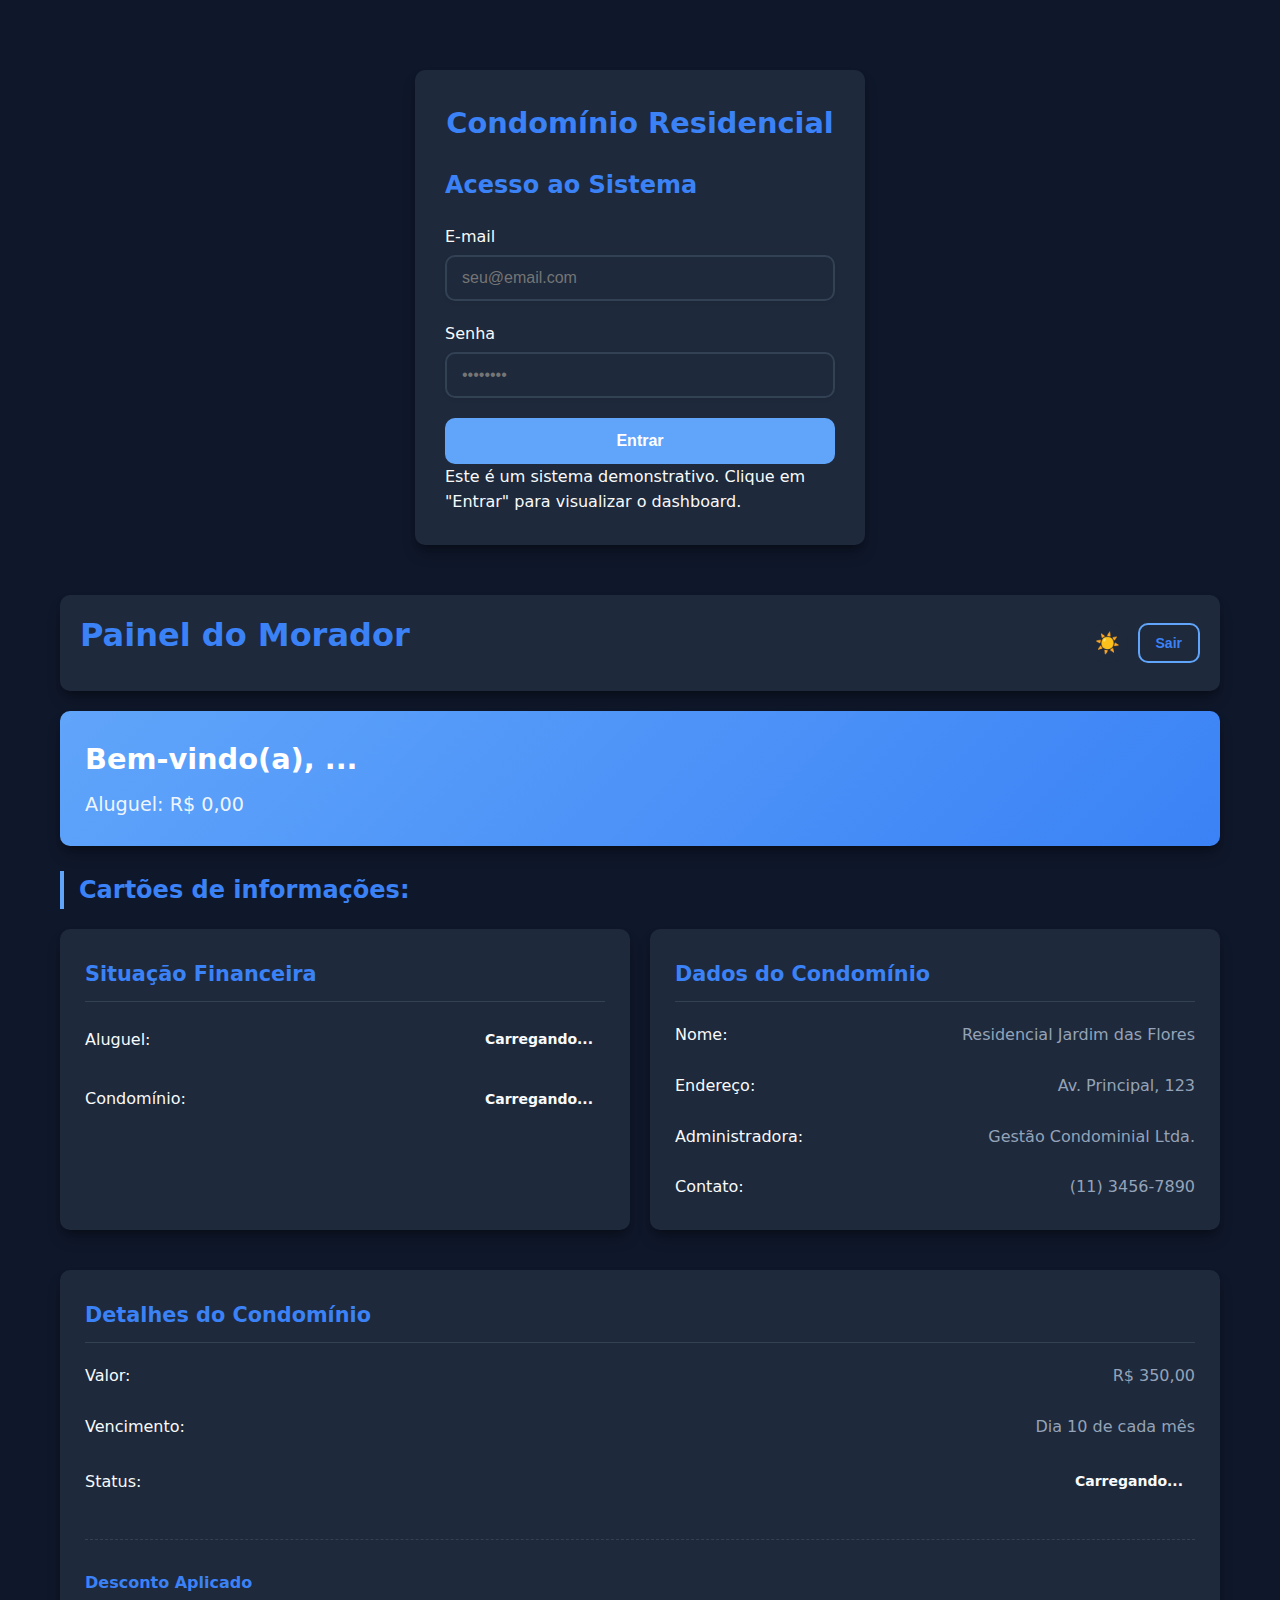
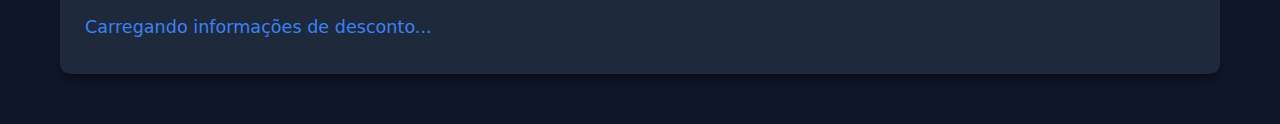
<file: index.html>
<!DOCTYPE html>
<html lang="pt-BR" class="dark">
<head>
    <meta charset="UTF-8">
    <meta name="viewport" content="width=device-width, initial-scale=1.0">
    <title>Gerenciamento de Condomínio</title>
    <link rel="stylesheet" href="css/style.css">
</head>
<body>
    <div class="container">
        <!-- Tela de Login -->
        <div id="login-screen" class="screen active">
            <div class="login-container">
                <h1>Condomínio Residencial</h1>
                <div class="login-form">
                    <h2>Acesso ao Sistema</h2>
                    <div class="input-group">
                        <label for="email">E-mail</label>
                        <input type="email" id="email" placeholder="seu@email.com">
                    </div>
                    <div class="input-group">
                        <label for="password">Senha</label>
                        <input type="password" id="password" placeholder="••••••••">
                    </div>
                    <button id="login-button" class="primary-button">Entrar</button>
                    <p class="help-text">Este é um sistema demonstrativo. Clique em "Entrar" para visualizar o dashboard.</p>
                </div>
            </div>
        </div>

        <!-- Dashboard -->
        <div id="dashboard-screen" class="screen">
            <header class="dashboard-header">
                <div class="header-content">
                    <h1>Painel do Morador</h1>
                    <div class="header-actions">
                        <button id="theme-toggle" class="icon-button">
                            <span id="theme-icon">🌙</span>
                        </button>
                        <button id="logout-button" class="secondary-button">Sair</button>
                    </div>
                </div>
            </header>
            
            <div class="welcome-banner">
                <div class="welcome-text">
                    <h2 id="welcome-name">Bem-vindo(a), ...</h2>
                    <p id="welcome-rent">Aluguel: R$ 0,00</p>
                </div>
            </div>
            
            <section class="info-section">
                <h2 class="section-title">Cartões de informações:</h2>
                
                <div class="info-row">
                    <div class="info-block financial-status">
                        <h3>Situação Financeira</h3>
                        <div class="info-content">
                            <div id="rent-status" class="status-item">
                                <span class="label">Aluguel:</span>
                                <span class="status-badge">Carregando...</span>
                            </div>
                            <div id="condominium-status" class="status-item">
                                <span class="label">Condomínio:</span>
                                <span class="status-badge">Carregando...</span>
                            </div>
                        </div>
                    </div>
                    
                    <div class="info-block condominium-info">
                        <h3>Dados do Condomínio</h3>
                        <div class="info-content">
                            <div class="info-item">
                                <span class="label">Nome:</span>
                                <span class="value">Residencial Jardim das Flores</span>
                            </div>
                            <div class="info-item">
                                <span class="label">Endereço:</span>
                                <span class="value">Av. Principal, 123</span>
                            </div>
                            <div class="info-item">
                                <span class="label">Administradora:</span>
                                <span class="value">Gestão Condominial Ltda.</span>
                            </div>
                            <div class="info-item">
                                <span class="label">Contato:</span>
                                <span class="value">(11) 3456-7890</span>
                            </div>
                        </div>
                    </div>
                </div>
                
                <div class="info-block condominium-details">
                    <h3>Detalhes do Condomínio</h3>
                    <div class="info-content">
                        <div class="info-item">
                            <span class="label">Valor:</span>
                            <span class="value">R$ 350,00</span>
                        </div>
                        <div class="info-item">
                            <span class="label">Vencimento:</span>
                            <span class="value">Dia 10 de cada mês</span>
                        </div>
                        <div id="condominium-payment-status" class="status-item">
                            <span class="label">Status:</span>
                            <span class="status-badge">Carregando...</span>
                        </div>
                        <div class="discount-section">
                            <h4>Desconto Aplicado</h4>
                            <p id="discount-text" class="discount-value">Carregando informações de desconto...</p>
                        </div>
                    </div>
                </div>
            </section>
        </div>
    </div>

    <script src="scripts/main.js"></script>
</body>
</html>
</file>
<file: css/style.css>
/* Variáveis CSS - Tema Claro */
:root {
    --background: #f8fafc;
    --foreground: #334155;
    --primary-color: #3b82f6;
    --primary-dark: #2563eb;
    --secondary-color: #f1f5f9;
    --card-bg: #ffffff;
    --light-text: #64748b;
    --success-color: #22c55e;
    --warning-color: #f59e0b;
    --danger-color: #ef4444;
    --border-color: #e2e8f0;
    --border-radius: 10px;
    --box-shadow: 0 10px 15px -3px rgba(0, 0, 0, 0.1), 0 4px 6px -2px rgba(0, 0, 0, 0.05);
    --transition: all 0.3s cubic-bezier(0.4, 0, 0.2, 1);
}

/* Variáveis CSS - Tema Escuro */
.dark {
    --background: #0f172a;
    --foreground: #f8fafc;
    --primary-color: #60a5fa;
    --primary-dark: #3b82f6;
    --secondary-color: #1e293b;
    --card-bg: #1e293b;
    --light-text: #94a3b8;
    --success-color: #4ade80;
    --warning-color: #fbbf24;
    --danger-color: #f87171;
    --border-color: #334155;
    --box-shadow: 0 10px 15px -3px rgba(0, 0, 0, 0.3), 0 4px 6px -2px rgba(0, 0, 0, 0.2);
}

/* Reset e Estilos Básicos */
* {
    margin: 0;
    padding: 0;
    box-sizing: border-box;
}

html, body {
    height: 100%;
    scroll-behavior: smooth;
}

body {
    font-family: 'Segoe UI', system-ui, -apple-system, BlinkMacSystemFont, sans-serif;
    line-height: 1.6;
    color: var(--foreground);
    background-color: var(--background);
    min-height: 100vh;
    transition: background-color 0.5s ease, color 0.5s ease;
}

.container {
    max-width: 1200px;
    margin: 0 auto;
    padding: 20px;
}

h1, h2, h3, h4 {
    margin-bottom: 15px;
    color: var(--primary-dark);
    transition: color 0.3s ease;
}

h4 {
    font-size: 1rem;
    margin-bottom: 10px;
    margin-top: 15px;
}

/* Tela de Login */
.login-container {
    max-width: 450px;
    margin: 50px auto;
    background-color: var(--card-bg);
    border-radius: var(--border-radius);
    box-shadow: var(--box-shadow);
    padding: 30px;
    transition: all 0.4s ease;
    transform: translateY(0);
    animation: fadeIn 0.6s ease-out;
}

@keyframes fadeIn {
    from {
        opacity: 0;
        transform: translateY(20px);
    }
    to {
        opacity: 1;
        transform: translateY(0);
    }
}

.logo-container {
    text-align: center;
    margin-bottom: 25px;
}

.logo {
    width: 80px;
    height: 80px;
    margin-bottom: 15px;
    transition: transform 0.3s ease;
}

.logo:hover {
    transform: scale(1.05);
}

.login-container h1 {
    text-align: center;
    margin-bottom: 20px;
    font-size: 1.8rem;
}

.login-form h2 {
    font-size: 1.5rem;
    margin-bottom: 20px;
}

.input-group {
    margin-bottom: 20px;
    position: relative;
}

.input-group label {
    display: block;
    margin-bottom: 5px;
    font-weight: 500;
    transition: color 0.2s ease;
}

.input-group input {
    width: 100%;
    padding: 12px 15px;
    border: 2px solid var(--border-color);
    border-radius: var(--border-radius);
    font-size: 16px;
    transition: var(--transition);
    background-color: var(--secondary-color);
    color: var(--foreground);
    box-shadow: 0 2px 4px rgba(0, 0, 0, 0.05);
}

.input-group input:focus {
    outline: none;
    border-color: var(--primary-color);
    box-shadow: 0 0 0 3px rgba(59, 130, 246, 0.25);
    transform: translateY(-2px);
}

.toggle-password {
    position: absolute;
    right: 10px;
    top: 38px;
    background: none;
    border: none;
    cursor: pointer;
    font-size: 18px;
    color: var(--light-text);
    transition: color 0.2s ease;
}

.toggle-password:hover {
    color: var(--primary-color);
}

.error-message {
    background-color: rgba(239, 68, 68, 0.1);
    color: var(--danger-color);
    padding: 12px;
    border-radius: var(--border-radius);
    margin-bottom: 15px;
    font-size: 14px;
    text-align: center;
    animation: shake 0.5s cubic-bezier(.36,.07,.19,.97) both;
}

@keyframes shake {
    10%, 90% {
        transform: translate3d(-1px, 0, 0);
    }
    20%, 80% {
        transform: translate3d(2px, 0, 0);
    }
    30%, 50%, 70% {
        transform: translate3d(-3px, 0, 0);
    }
    40%, 60% {
        transform: translate3d(3px, 0, 0);
    }
}

.hidden {
    display: none;
}

.primary-button {
    width: 100%;
    padding: 14px;
    background-color: var(--primary-color);
    color: white;
    border: none;
    border-radius: var(--border-radius);
    font-size: 16px;
    font-weight: 600;
    cursor: pointer;
    transition: var(--transition);
    display: flex;
    justify-content: center;
    align-items: center;
    gap: 8px;
    position: relative;
    overflow: hidden;
}

.primary-button:hover {
    background-color: var(--primary-dark);
    transform: translateY(-2px);
    box-shadow: 0 4px 12px rgba(37, 99, 235, 0.3);
}

.primary-button:active {
    transform: translateY(0);
}

.primary-button::after {
    content: '';
    position: absolute;
    width: 100%;
    height: 100%;
    top: 0;
    left: 0;
    pointer-events: none;
    background-image: radial-gradient(circle, rgba(255, 255, 255, 0.3) 10%, transparent 10.01%);
    background-repeat: no-repeat;
    background-position: 50%;
    transform: scale(10, 10);
    opacity: 0;
    transition: transform 0.4s, opacity 0.8s;
}

.primary-button:active::after {
    transform: scale(0, 0);
    opacity: 0.3;
    transition: 0s;
}

.button-icon {
    font-size: 18px;
}

.login-options {
    display: flex;
    justify-content: space-between;
    align-items: center;
    margin-top: 15px;
    font-size: 14px;
}

.remember-me {
    display: flex;
    align-items: center;
    gap: 5px;
}

.forgot-password {
    color: var(--primary-color);
    text-decoration: none;
    transition: var(--transition);
    position: relative;
}

.forgot-password::after {
    content: '';
    position: absolute;
    width: 100%;
    height: 1px;
    bottom: 0;
    left: 0;
    background-color: var(--primary-color);
    transform: scaleX(0);
    transform-origin: bottom right;
    transition: transform 0.3s ease-out;
}

.forgot-password:hover::after {
    transform: scaleX(1);
    transform-origin: bottom left;
}

.login-footer {
    margin-top: 30px;
    text-align: center;
    font-size: 12px;
    color: var(--light-text);
}

/* Dashboard */
.dashboard-header {
    margin-bottom: 20px;
    background-color: var(--card-bg);
    border-radius: var(--border-radius);
    box-shadow: var(--box-shadow);
    padding: 15px 20px;
    transition: all 0.3s ease;
    animation: slideDown 0.5s ease-out;
}

@keyframes slideDown {
    from {
        opacity: 0;
        transform: translateY(-20px);
    }
    to {
        opacity: 1;
        transform: translateY(0);
    }
}

.header-content {
    display: flex;
    justify-content: space-between;
    align-items: center;
}

.logo-header {
    display: flex;
    align-items: center;
    gap: 15px;
}

.header-logo {
    width: 40px;
    height: 40px;
    transition: transform 0.3s ease;
}

.header-logo:hover {
    transform: rotate(5deg) scale(1.1);
}

.header-actions {
    display: flex;
    align-items: center;
    gap: 10px;
}

.icon-button {
    background: none;
    border: none;
    font-size: 20px;
    cursor: pointer;
    padding: 5px;
    border-radius: 50%;
    display: flex;
    align-items: center;
    justify-content: center;
    transition: var(--transition);
    background-color: var(--secondary-color);
    width: 40px;
    height: 40px;
    position: relative;
    overflow: hidden;
}

.icon-button:hover {
    background-color: var(--primary-color);
    color: white;
    transform: translateY(-2px);
}

.icon-button::after {
    content: '';
    position: absolute;
    width: 100%;
    height: 100%;
    top: 0;
    left: 0;
    pointer-events: none;
    background-image: radial-gradient(circle, rgba(255, 255, 255, 0.3) 10%, transparent 10.01%);
    background-repeat: no-repeat;
    background-position: 50%;
    transform: scale(10, 10);
    opacity: 0;
    transition: transform 0.4s, opacity 0.8s;
}

.icon-button:active::after {
    transform: scale(0, 0);
    opacity: 0.3;
    transition: 0s;
}

.notification-badge {
    position: absolute;
    top: -5px;
    right: -5px;
    background-color: var(--danger-color);
    color: white;
    border-radius: 50%;
    width: 22px;
    height: 22px;
    font-size: 12px;
    display: flex;
    align-items: center;
    justify-content: center;
    transition: transform 0.3s ease;
    animation: pulse 2s infinite;
}

@keyframes pulse {
    0% {
        transform: scale(1);
        box-shadow: 0 0 0 0 rgba(239, 68, 68, 0.7);
    }
    70% {
        transform: scale(1.1);
        box-shadow: 0 0 0 5px rgba(239, 68, 68, 0);
    }
    100% {
        transform: scale(1);
    }
}

.secondary-button {
    padding: 10px 16px;
    background-color: var(--secondary-color);
    color: var(--primary-dark);
    border: 2px solid var(--primary-color);
    border-radius: var(--border-radius);
    font-size: 14px;
    font-weight: 600;
    cursor: pointer;
    transition: var(--transition);
    display: flex;
    align-items: center;
    gap: 8px;
}

.secondary-button:hover {
    background-color: var(--primary-color);
    color: white;
    transform: translateY(-2px);
    box-shadow: 0 4px 8px rgba(37, 99, 235, 0.2);
}

.secondary-button:active {
    transform: translateY(0);
}

/* Welcome Banner */
.welcome-banner {
    background: linear-gradient(135deg, var(--primary-color) 0%, var(--primary-dark) 100%);
    color: white;
    border-radius: var(--border-radius);
    padding: 25px;
    margin-bottom: 25px;
    box-shadow: var(--box-shadow);
    display: flex;
    justify-content: space-between;
    align-items: center;
    transition: transform 0.3s ease, box-shadow 0.3s ease;
    animation: fadeIn 0.6s ease-out 0.2s both;
}

.welcome-banner:hover {
    transform: translateY(-5px);
    box-shadow: 0 15px 30px rgba(0, 0, 0, 0.15);
}

.welcome-text h2 {
    color: white;
    margin-bottom: 8px;
    font-size: 1.8rem;
}

.welcome-text p {
    font-size: 1.2rem;
    opacity: 0.9;
}

.profile-section {
    display: flex;
    flex-direction: column;
    align-items: center;
    gap: 10px;
}

.profile-avatar {
    width: 70px;
    height: 70px;
    background-color: rgba(255, 255, 255, 0.2);
    border-radius: 50%;
    display: flex;
    align-items: center;
    justify-content: center;
    font-size: 24px;
    font-weight: bold;
    transition: transform 0.3s ease, box-shadow 0.3s ease;
    box-shadow: 0 4px 8px rgba(0, 0, 0, 0.2);
}

.profile-avatar:hover {
    transform: scale(1.1);
    box-shadow: 0 8px 16px rgba(0, 0, 0, 0.3);
}

#account-since {
    font-size: 14px;
    opacity: 0.8;
}

/* Info Sections */
.info-section {
    margin-bottom: 30px;
    animation: fadeIn 0.6s ease-out 0.4s both;
}

.section-title {
    margin-bottom: 20px;
    font-size: 1.5rem;
    border-left: 4px solid var(--primary-color);
    padding-left: 15px;
    position: relative;
    overflow: hidden;
}


.info-row {
    display: flex;
    gap: 20px;
    margin-bottom: 20px;
    flex-wrap: wrap;
}

.info-block {
    background-color: var(--card-bg);
    border-radius: var(--border-radius);
    box-shadow: var(--box-shadow);
    padding: 25px;
    margin-bottom: 20px;
    transition: all 0.3s ease;
    flex: 1;
    min-width: 300px;
    border-top: 4px solid transparent;
}

.info-block:hover {
    transform: translateY(-5px);
    box-shadow: 0 20px 25px -5px rgba(0, 0, 0, 0.1), 0 10px 10px -5px rgba(0, 0, 0, 0.04);
    border-top: 4px solid var(--primary-color);
}

.info-block h3 {
    font-size: 1.3rem;
    margin-bottom: 15px;
    padding-bottom: 10px;
    border-bottom: 1px solid var(--border-color);
    transition: color 0.3s ease;
}

.info-block:hover h3 {
    color: var(--primary-color);
}

.info-content {
    display: flex;
    flex-direction: column;
    gap: 15px;
}

.info-item, .status-item {
    display: flex;
    justify-content: space-between;
    align-items: center;
    padding: 5px 0;
    transition: transform 0.2s ease;
}

.info-item:hover, .status-item:hover {
    transform: translateX(5px);
}

.label {
    font-weight: 500;
}

.value {
    color: var(--light-text);
}

.status-badge {
    padding: 6px 12px;
    border-radius: 20px;
    font-size: 14px;
    font-weight: 600;
    transition: all 0.3s ease;
}

.status-badge.paid {
    background-color: rgba(34, 197, 94, 0.2);
    color: var(--success-color);
}

.status-badge.paid:hover {
    background-color: rgba(34, 197, 94, 0.3);
    transform: scale(1.05);
}

.status-badge.pending {
    background-color: rgba(245, 158, 11, 0.2);
    color: var(--warning-color);
}

.status-badge.pending:hover {
    background-color: rgba(245, 158, 11, 0.3);
    transform: scale(1.05);
}

.discount-section {
    margin-top: 20px;
    padding-top: 15px;
    border-top: 1px dashed var(--border-color);
    transition: background-color 0.3s ease;
}

.discount-section:hover {
    background-color: rgba(59, 130, 246, 0.05);
    border-radius: var(--border-radius);
    padding: 15px;
    margin-top: 5px;
}

.discount-value {
    font-size: 1.1rem;
    font-weight: 500;
    color: var(--primary-dark);
    padding: 8px 0;
    transition: color 0.3s ease;
}

.discount-section:hover .discount-value {
    color: var(--primary-color);
}

.action-buttons {
    display: flex;
    gap: 15px;
    margin-top: 20px;
}

.action-buttons button {
    flex: 1;
    max-width: 250px;
}

/* Responsividade */
@media (max-width: 768px) {
    .info-row {
        flex-direction: column;
    }
    
    .info-block {
        width: 100%;
    }
    
    .welcome-banner {
        flex-direction: column;
        gap: 20px;
        text-align: center;
    }
    
    .header-content {
        flex-direction: column;
        align-items: flex-start;
        gap: 15px;
    }
    
    .header-actions {
        width: 100%;
        justify-content: flex-end;
    }
    
    .action-buttons {
        flex-direction: column;
    }
    
    .action-buttons button {
        max-width: 100%;
    }
}

@media (max-width: 480px) {
    .container {
        padding: 10px;
    }
    
    .login-container {
        padding: 20px;
        margin: 20px auto;
    }
    
    .login-options {
        flex-direction: column;
        align-items: flex-start;
        gap: 10px;
    }
}
</file>
